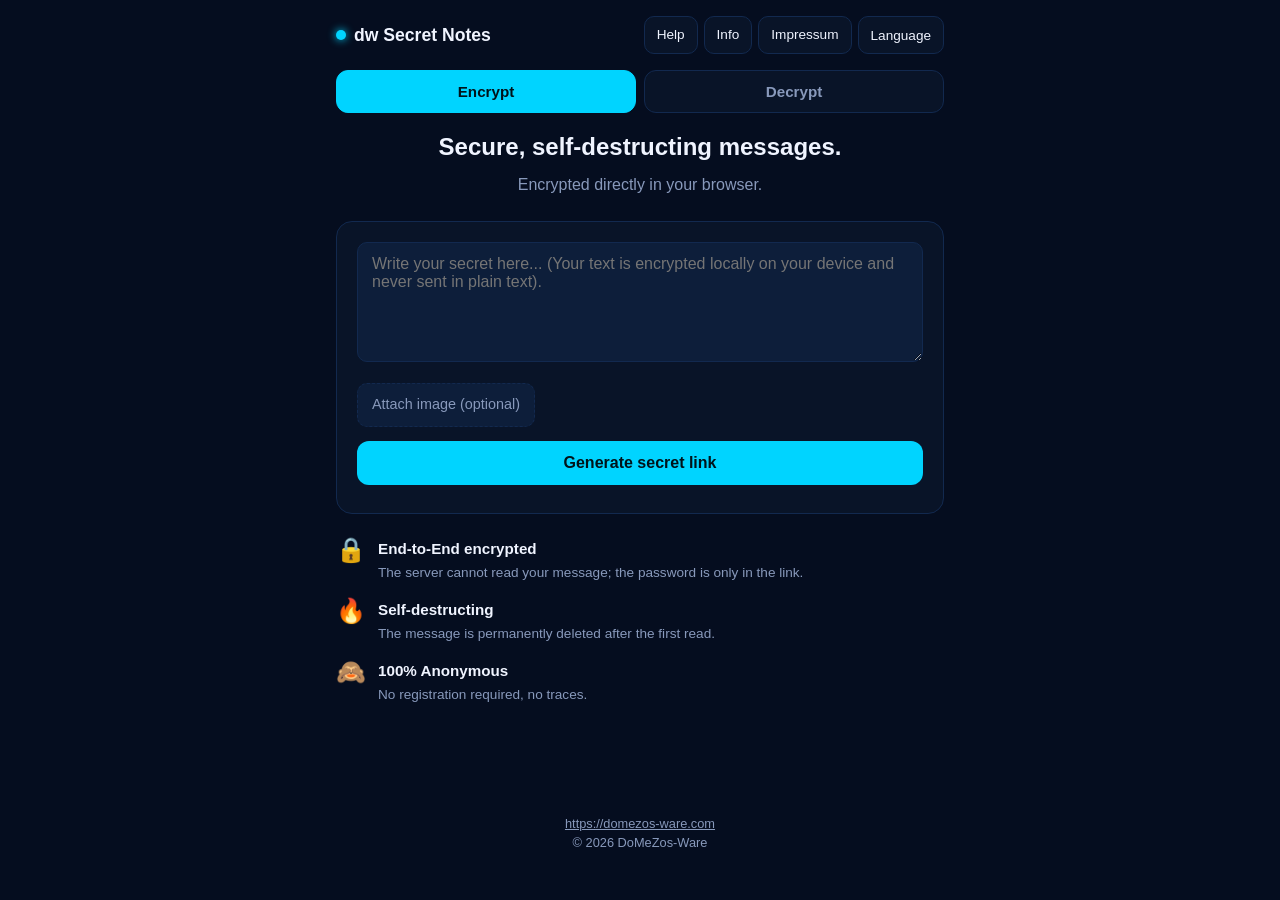
<file: WebApp/index.html>
<!doctype html>
<html lang="en">
<head>
  <meta charset="utf-8" />
  <meta name="viewport" content="width=device-width, initial-scale=1" />

  <title>dw Secret Notes - Self-Destructing Encrypted Messages | DoMeZos-Ware</title>
  <meta name="description" content="Send encrypted, self-destructing secret notes - AES-256 encrypted in your browser, permanently deleted after one read. No registration required." />
  <link rel="canonical" href="https://domezos-ware.com/" />
  <meta name="robots" content="index, follow" />

  <!-- Open Graph -->
  <meta property="og:type" content="website" />
  <meta property="og:url" content="https://domezos-ware.com/" />
  <meta property="og:title" content="dw Secret Notes - Self-Destructing Encrypted Messages" />
  <meta property="og:description" content="AES-256 encrypted notes that delete themselves after one read. No account needed." />
  <meta property="og:image" content="https://domezos-ware.com/assets/app_icon_512.png" />

  <!-- Twitter Card -->
  <meta name="twitter:card" content="summary" />
  <meta name="twitter:title" content="dw Secret Notes - Self-Destructing Encrypted Messages" />
  <meta name="twitter:description" content="AES-256 encrypted notes that delete themselves after one read." />
  <meta name="twitter:image" content="https://domezos-ware.com/assets/app_icon_512.png" />

  <!-- JSON-LD WebApplication -->
  <script type="application/ld+json">
  {
    "@context": "https://schema.org",
    "@type": "WebApplication",
    "name": "dw Secret Notes",
    "url": "https://domezos-ware.com/",
    "description": "Self-destructing, AES-256 encrypted secret notes. Permanently deleted after one read.",
    "applicationCategory": "SecurityApplication",
    "operatingSystem": "All",
    "offers": { "@type": "Offer", "price": "0", "priceCurrency": "EUR" },
    "author": { "@type": "Organization", "name": "DoMeZos-Ware", "url": "https://domezos-ware.com" }
  }
  </script>

  <link rel="stylesheet" href="css/themes.css" />
  <link rel="stylesheet" href="css/base.css" />
  <link rel="manifest" href="manifest.webapp.json" />
  <meta name="theme-color" content="#050D1F" />
</head>
<body>
  <div class="app-shell">
    <header class="app-header">
      <a href="index.html" class="brand">
        <span class="dot"></span>
        <span data-i18n="app_name">dw Secret Notes</span>
      </a>
      <nav class="app-nav">
        <a class="icon-btn" href="help.html" data-i18n="nav_help">Help</a>
        <a class="icon-btn" href="info.html" data-i18n="nav_info">Info</a>
        <a class="icon-btn" href="impressum.html" data-i18n="nav_impressum">Impressum</a>
        <button class="icon-btn" id="settingsToggle" data-i18n="nav_language" type="button">Language</button>
      </nav>
    </header>

    <section class="card hidden" id="settingsCard">
      <h2 data-i18n="language_title">Select Language</h2>
      <p class="status-text" data-i18n="language_subtitle"></p>
      <div class="picker-grid" id="languagePicker"></div>
      <h2 style="margin-top: 24px" data-i18n="theme_selection_title">Choose Theme</h2>
      <div class="picker-grid" id="themePicker"></div>
    </section>

    <div class="tabs" role="tablist">
      <button class="tab-btn" id="tabEncryptBtn" role="tab" aria-selected="true" data-i18n="btn_encrypt" type="button">Encrypt</button>
      <button class="tab-btn" id="tabDecryptBtn" role="tab" aria-selected="false" data-i18n="btn_decrypt" type="button">Decrypt</button>
    </div>

    <section class="panel active" id="encryptPanel">
      <div class="hero-section">
        <h1 data-i18n="hero_title">Secure, self-destructing messages.</h1>
        <p class="subtitle" data-i18n="hero_subtitle">Encrypted directly in your browser.</p>
      </div>

      <div class="card">
        <div class="field">
          <textarea id="encryptText" data-i18n-placeholder="hint_enter_text"></textarea>
        </div>
        <div class="image-attach">
          <label class="file-btn" for="imageInput" data-i18n="btn_attach_image">Attach image (optional)</label>
          <input type="file" id="imageInput" accept="image/*" class="hidden" />
        </div>
        <div class="image-preview" id="imagePreview">
          <img id="imagePreviewImg" alt="" />
          <button type="button" id="removeImageBtn" data-i18n="btn_remove_image">Remove image</button>
        </div>
        <button class="btn btn-primary" id="encryptBtn" data-i18n="btn_generate_link" type="button">Generate secret link</button>
        <div class="status-text" id="encryptStatus"></div>
      </div>

      <div class="trust-indicators">
        <div class="trust-item">
          <span class="trust-icon">🔒</span>
          <div>
            <div class="trust-title" data-i18n="trust_e2e_title">End-to-End encrypted</div>
            <div class="trust-desc" data-i18n="trust_e2e_desc">The server cannot read your message; the password is only in the link.</div>
          </div>
        </div>
        <div class="trust-item">
          <span class="trust-icon">🔥</span>
          <div>
            <div class="trust-title" data-i18n="trust_burn_title">Self-destructing</div>
            <div class="trust-desc" data-i18n="trust_burn_desc">The message is permanently deleted after the first read.</div>
          </div>
        </div>
        <div class="trust-item">
          <span class="trust-icon">🙈</span>
          <div>
            <div class="trust-title" data-i18n="trust_anon_title">100% Anonymous</div>
            <div class="trust-desc" data-i18n="trust_anon_desc">No registration required, no traces.</div>
          </div>
        </div>
      </div>

      <div class="card hidden" id="encryptResultCard">
        <h2 class="status-text success" data-i18n="success_encrypted">Message encrypted successfully!</h2>
        <label class="field-label" data-i18n="label_encrypted_link">Link for encrypted text</label>
        <span class="result-link" id="resultLink"></span>
        <div class="btn-row">
          <button class="btn btn-secondary" id="copyLinkBtn" data-i18n="btn_copy" type="button">Copy</button>
          <button class="btn btn-secondary" id="shareLinkBtn" data-i18n="btn_share" type="button">Share</button>
        </div>
        <p><span class="alias-chip" id="aliasChip"></span></p>
        <button class="btn btn-secondary" id="newMessageBtn" data-i18n="btn_new_message" type="button">New Message</button>
      </div>
    </section>

    <section class="panel" id="decryptPanel">
      <div class="card" id="decryptFormCard">
        <p class="status-text" data-i18n="decrypt_hint_body"></p>
        <div class="field">
          <input type="text" id="decryptInput" data-i18n-placeholder="hint_decrypt_link" />
        </div>
        <button class="btn btn-primary" id="decryptBtn" data-i18n="btn_read_message" type="button">Read message</button>
        <div class="status-text" id="decryptStatus"></div>
      </div>

      <div class="card hidden" id="decryptResultCard">
        <h2 data-i18n="label_secret_message">SECRET MESSAGE</h2>
        <div class="secret-text hidden" id="secretText"></div>
        <img class="secret-image hidden" id="secretImage" alt="" />
        <div class="countdown-banner hidden" id="countdownBanner"></div>
        <div class="destroyed-banner hidden" id="destroyedBanner" data-i18n="note_destroyed"></div>
        <button class="btn btn-secondary hidden" id="readAnotherBtn" data-i18n="btn_read_another" type="button">Read another message</button>
      </div>
    </section>

    <footer class="app-footer">
      <div><a href="https://domezos-ware.com" data-i18n="footer_website">https://domezos-ware.com</a></div>
      <div data-i18n="footer_copyright">© 2026 DoMeZos-Ware</div>
    </footer>
  </div>

  <div class="toast" id="toast"></div>

  <script type="module" src="js/main.js"></script>
  <script>
    if ("serviceWorker" in navigator) {
      navigator.serviceWorker.register("/sw.js");
    }
  </script>
</body>
</html>
</file>
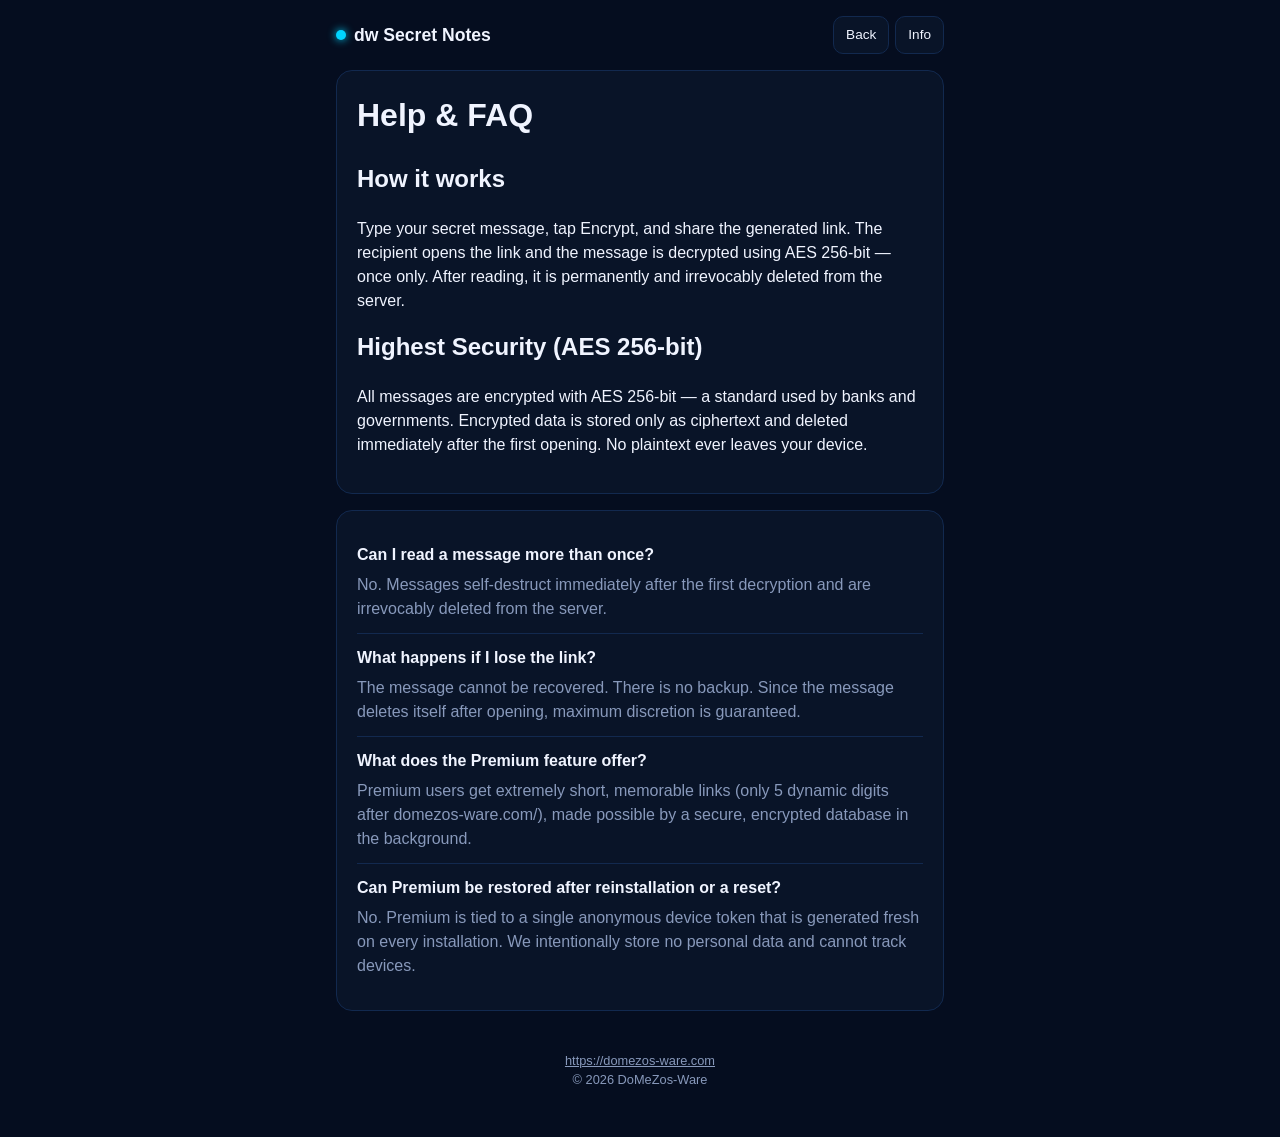
<file: WebApp/help.html>
<!doctype html>
<html lang="en">
<head>
  <meta charset="utf-8" />
  <meta name="viewport" content="width=device-width, initial-scale=1" />

  <title>Help & FAQ - dw Secret Notes | DoMeZos-Ware</title>
  <meta name="description" content="How does dw Secret Notes work? FAQs about AES-256 encryption, self-destructing messages and anonymous note sharing." />
  <link rel="canonical" href="https://domezos-ware.com/help.html" />
  <meta name="robots" content="index, follow" />

  <!-- Open Graph -->
  <meta property="og:type" content="website" />
  <meta property="og:url" content="https://domezos-ware.com/help.html" />
  <meta property="og:title" content="Help & FAQ - dw Secret Notes" />
  <meta property="og:description" content="How does dw Secret Notes work? FAQs about AES-256 encryption and self-destructing messages." />
  <meta property="og:image" content="https://domezos-ware.com/assets/app_icon_512.png" />

  <!-- Twitter Card -->
  <meta name="twitter:card" content="summary" />
  <meta name="twitter:title" content="Help & FAQ - dw Secret Notes" />
  <meta name="twitter:description" content="FAQs about AES-256 encryption and self-destructing messages." />
  <meta name="twitter:image" content="https://domezos-ware.com/assets/app_icon_512.png" />

  <!-- JSON-LD FAQPage -->
  <script type="application/ld+json">
  {
    "@context": "https://schema.org",
    "@type": "FAQPage",
    "mainEntity": [
      {
        "@type": "Question",
        "name": "Can I read a message more than once?",
        "acceptedAnswer": { "@type": "Answer", "text": "No. Messages self-destruct immediately after the first decryption and are irrevocably deleted from the server." }
      },
      {
        "@type": "Question",
        "name": "What happens if I lose the link?",
        "acceptedAnswer": { "@type": "Answer", "text": "The message cannot be recovered. There is no backup. Since the message deletes itself after opening, maximum discretion is guaranteed." }
      },
      {
        "@type": "Question",
        "name": "What does the Premium feature offer?",
        "acceptedAnswer": { "@type": "Answer", "text": "Premium users get extremely short, memorable links (only 5 dynamic digits after domezos-ware.com/), made possible by a secure, encrypted database in the background." }
      },
      {
        "@type": "Question",
        "name": "Can Premium be restored after reinstallation or a reset?",
        "acceptedAnswer": { "@type": "Answer", "text": "No. Premium is tied to a single anonymous device token that is generated fresh on every installation. We intentionally store no personal data and cannot track devices." }
      }
    ]
  }
  </script>

  <link rel="stylesheet" href="css/themes.css" />
  <link rel="stylesheet" href="css/base.css" />
  <link rel="manifest" href="manifest.webapp.json" />
  <meta name="theme-color" content="#050D1F" />
</head>
<body>
  <div class="app-shell">
    <header class="app-header">
      <a href="index.html" class="brand">
        <span class="dot"></span>
        <span data-i18n="app_name">dw Secret Notes</span>
      </a>
      <nav class="app-nav">
        <a class="icon-btn" href="index.html" data-i18n="cd_back">Back</a>
        <a class="icon-btn" href="info.html" data-i18n="nav_info">Info</a>
      </nav>
    </header>

    <div class="card">
      <h1 data-i18n="help_title">Help &amp; FAQ</h1>

      <h2 data-i18n="help_how_title">How it works</h2>
      <p data-i18n="help_how_body"></p>

      <h2 data-i18n="help_security_title">Highest Security (AES 256-bit)</h2>
      <p data-i18n="help_security_body"></p>
    </div>

    <div class="card">
      <div class="faq-item">
        <p class="faq-q" data-i18n="help_faq_q1"></p>
        <p class="faq-a" data-i18n="help_faq_a1"></p>
      </div>
      <div class="faq-item">
        <p class="faq-q" data-i18n="help_faq_q2"></p>
        <p class="faq-a" data-i18n="help_faq_a2"></p>
      </div>
      <div class="faq-item">
        <p class="faq-q" data-i18n="help_faq_q3"></p>
        <p class="faq-a" data-i18n="help_faq_a3"></p>
      </div>
      <div class="faq-item">
        <p class="faq-q" data-i18n="help_faq_q4"></p>
        <p class="faq-a" data-i18n="help_faq_a4"></p>
      </div>
    </div>

    <footer class="app-footer">
      <div><a href="https://domezos-ware.com" data-i18n="footer_website">https://domezos-ware.com</a></div>
      <div data-i18n="footer_copyright">© 2026 DoMeZos-Ware</div>
    </footer>
  </div>

  <script type="module" src="js/help.js"></script>
  <script>
    if ("serviceWorker" in navigator) {
      navigator.serviceWorker.register("/sw.js");
    }
  </script>
</body>
</html>
</file>
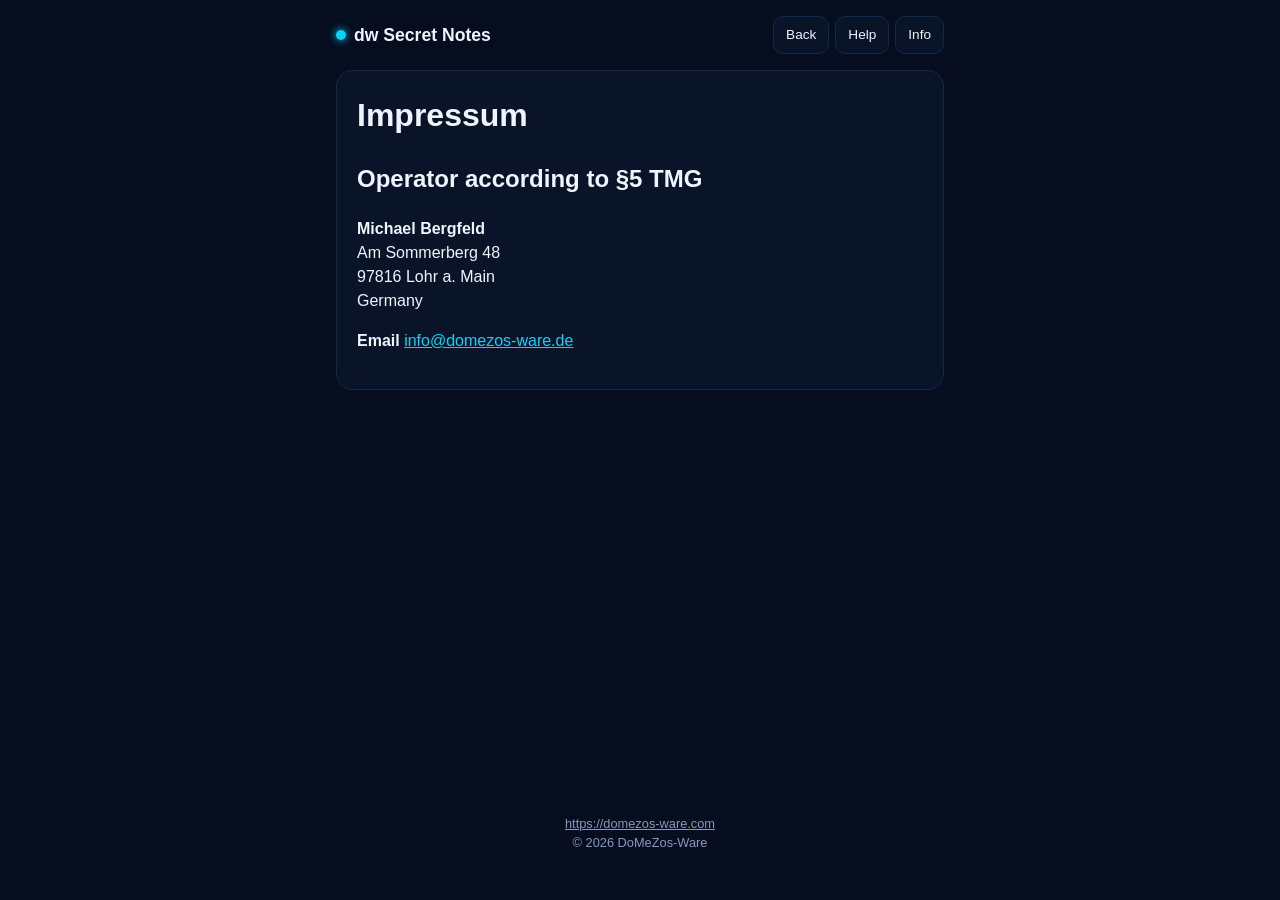
<file: WebApp/impressum.html>
<!doctype html>
<html lang="en">
<head>
  <meta charset="utf-8" />
  <meta name="viewport" content="width=device-width, initial-scale=1" />

  <title>Impressum - dw Secret Notes | DoMeZos-Ware</title>
  <meta name="description" content="Legal notice (Impressum) for dw Secret Notes by DoMeZos-Ware, operated by Michael Bergfeld, Lohr am Main, Germany." />
  <link rel="canonical" href="https://domezos-ware.com/impressum.html" />
  <meta name="robots" content="noindex, follow" />

  <link rel="stylesheet" href="css/themes.css" />
  <link rel="stylesheet" href="css/base.css" />
  <link rel="manifest" href="manifest.webapp.json" />
  <meta name="theme-color" content="#050D1F" />
</head>
<body>
  <div class="app-shell">
    <header class="app-header">
      <a href="index.html" class="brand">
        <span class="dot"></span>
        <span data-i18n="app_name">dw Secret Notes</span>
      </a>
      <nav class="app-nav">
        <a class="icon-btn" href="index.html" data-i18n="cd_back">Back</a>
        <a class="icon-btn" href="help.html" data-i18n="nav_help">Help</a>
        <a class="icon-btn" href="info.html" data-i18n="nav_info">Info</a>
      </nav>
    </header>

    <div class="card">
      <h1 data-i18n="impressum_title">Impressum</h1>

      <h2 data-i18n="impressum_operator_title">Operator according to §5 TMG</h2>
      <p>
        <strong data-i18n="impressum_name"></strong><br />
        <span data-i18n="impressum_street"></span><br />
        <span data-i18n="impressum_city"></span><br />
        <span data-i18n="impressum_country"></span>
      </p>
      <p>
        <strong data-i18n="impressum_email_label"></strong>
        <a href="mailto:info@domezos-ware.de"><span data-i18n="impressum_email"></span></a>
      </p>
    </div>

    <footer class="app-footer">
      <div><a href="https://domezos-ware.com" data-i18n="footer_website">https://domezos-ware.com</a></div>
      <div data-i18n="footer_copyright">© 2026 DoMeZos-Ware</div>
    </footer>
  </div>

  <script type="module" src="js/impressum.js"></script>
  <script>
    if ("serviceWorker" in navigator) {
      navigator.serviceWorker.register("/sw.js");
    }
  </script>
</body>
</html>
</file>
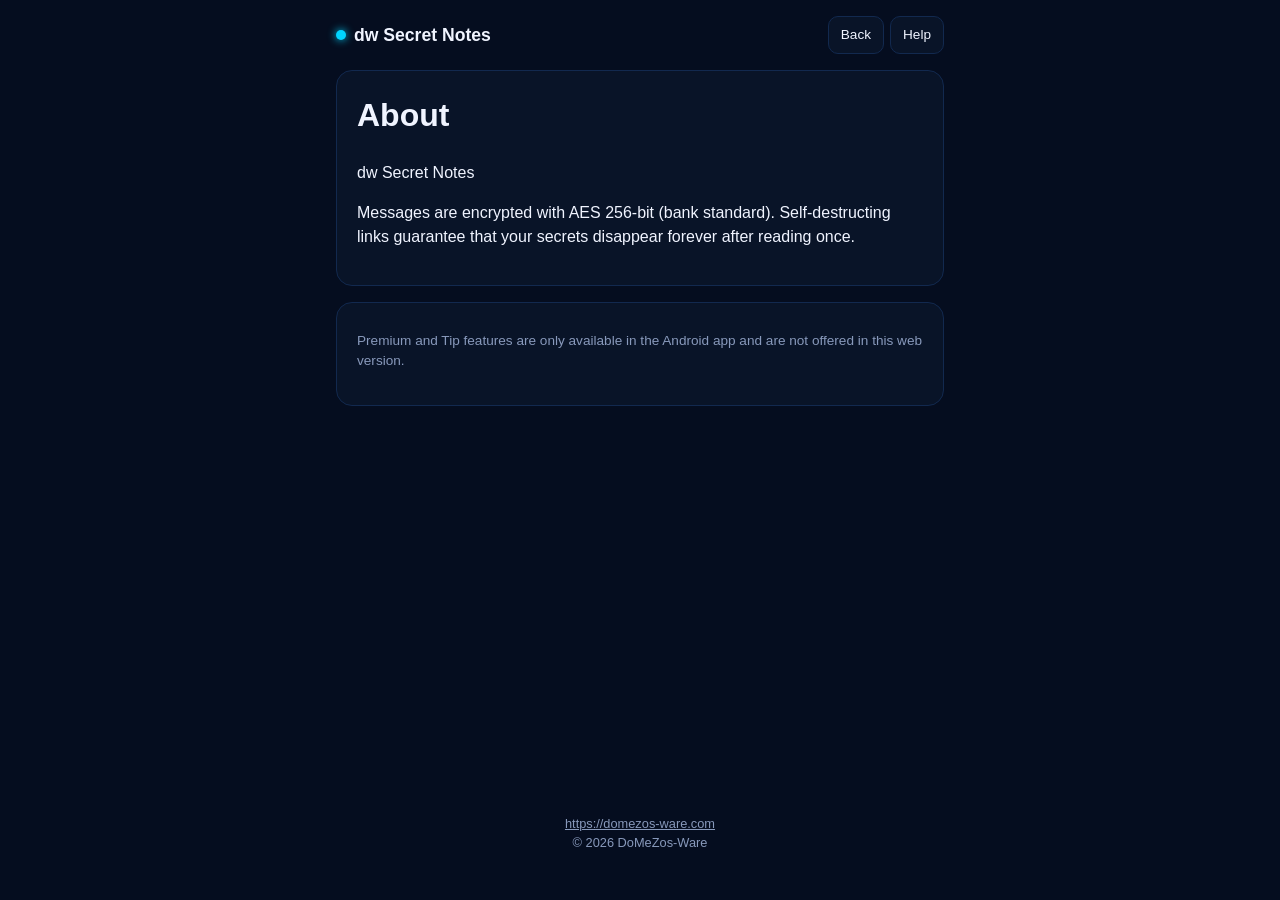
<file: WebApp/info.html>
<!doctype html>
<html lang="en">
<head>
  <meta charset="utf-8" />
  <meta name="viewport" content="width=device-width, initial-scale=1" />

  <title>About - dw Secret Notes | DoMeZos-Ware</title>
  <meta name="description" content="About dw Secret Notes: AES-256-GCM encrypted, self-destructing messages. Privacy by design - no registration, no traces, no plaintext ever leaves your device." />
  <link rel="canonical" href="https://domezos-ware.com/info.html" />
  <meta name="robots" content="index, follow" />

  <!-- Open Graph -->
  <meta property="og:type" content="website" />
  <meta property="og:url" content="https://domezos-ware.com/info.html" />
  <meta property="og:title" content="About - dw Secret Notes" />
  <meta property="og:description" content="AES-256-GCM encrypted, self-destructing messages. No registration, no traces." />
  <meta property="og:image" content="https://domezos-ware.com/assets/app_icon_512.png" />

  <!-- Twitter Card -->
  <meta name="twitter:card" content="summary" />
  <meta name="twitter:title" content="About - dw Secret Notes" />
  <meta name="twitter:description" content="AES-256-GCM encrypted, self-destructing messages. No registration, no traces." />
  <meta name="twitter:image" content="https://domezos-ware.com/assets/app_icon_512.png" />

  <link rel="stylesheet" href="css/themes.css" />
  <link rel="stylesheet" href="css/base.css" />
  <link rel="manifest" href="manifest.webapp.json" />
  <meta name="theme-color" content="#050D1F" />
</head>
<body>
  <div class="app-shell">
    <header class="app-header">
      <a href="index.html" class="brand">
        <span class="dot"></span>
        <span data-i18n="app_name">dw Secret Notes</span>
      </a>
      <nav class="app-nav">
        <a class="icon-btn" href="index.html" data-i18n="cd_back">Back</a>
        <a class="icon-btn" href="help.html" data-i18n="nav_help">Help</a>
      </nav>
    </header>

    <div class="card">
      <h1 data-i18n="info_title">About</h1>
      <p data-i18n="app_name">dw Secret Notes</p>
      <p data-i18n="info_crypto_note"></p>
    </div>

    <div class="card">
      <p class="status-text" data-i18n="info_web_note"></p>
    </div>

    <footer class="app-footer">
      <div><a href="https://domezos-ware.com" data-i18n="footer_website">https://domezos-ware.com</a></div>
      <div data-i18n="footer_copyright">© 2026 DoMeZos-Ware</div>
    </footer>
  </div>

  <script type="module" src="js/info.js"></script>
  <script>
    if ("serviceWorker" in navigator) {
      navigator.serviceWorker.register("/sw.js");
    }
  </script>
</body>
</html>
</file>
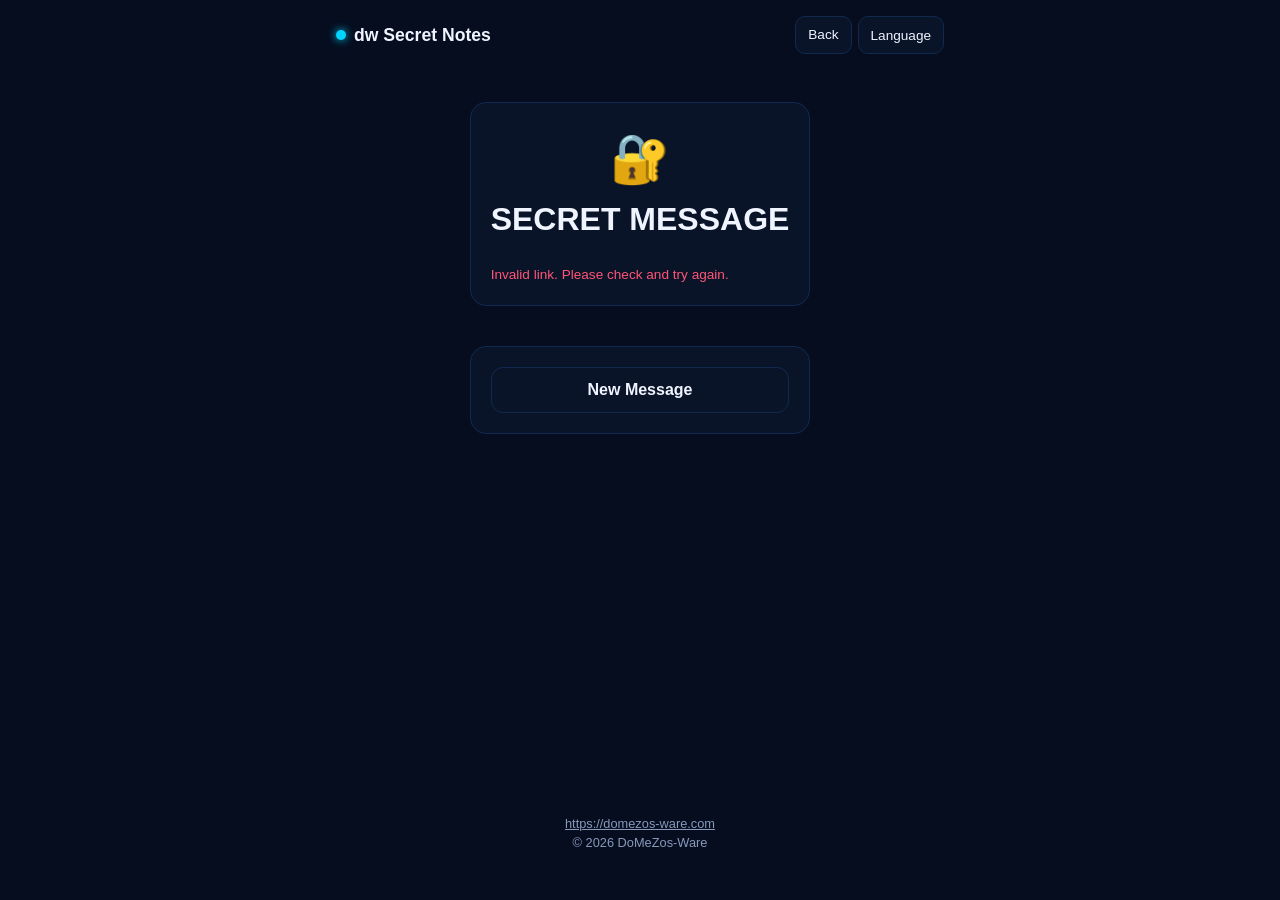
<file: WebApp/msges/view.html>
<!doctype html>
<html lang="en">
<head>
  <meta charset="utf-8" />
  <meta name="viewport" content="width=device-width, initial-scale=1" />
  <meta name="robots" content="noindex, nofollow" />
  <link rel="canonical" href="https://domezos-ware.com/" />
  <title>dw Secret Notes — Read Message</title>
  <link rel="stylesheet" href="../css/themes.css" />
  <link rel="stylesheet" href="../css/base.css" />
  <link rel="manifest" href="../manifest.webapp.json" />
  <meta name="theme-color" content="#050D1F" />
  <style>
    /* Additional styling for the decrypt-from-link flow */
    .decrypt-link-container {
      display: flex;
      flex-direction: column;
      gap: 1.5rem;
      margin: 2rem auto;
      max-width: 600px;
    }
    .decrypt-icon {
      text-align: center;
      font-size: 3rem;
      animation: pulse 2s infinite;
    }
    @keyframes pulse {
      0%, 100% { transform: scale(1); opacity: 1; }
      50% { transform: scale(1.1); opacity: 0.8; }
    }
    .secret-content {
      min-height: 200px;
    }
    .countdown {
      text-align: center;
      font-weight: bold;
      color: var(--success);
      margin-top: 1rem;
    }
    .destroyed-notice {
      text-align: center;
      background: var(--danger);
      color: white;
      padding: 1.5rem;
      border-radius: 8px;
      margin: 1rem 0;
    }
  </style>
</head>
<body>
  <div class="app-shell">
    <header class="app-header">
      <a href="../index.html" class="brand">
        <span class="dot"></span>
        <span data-i18n="app_name">dw Secret Notes</span>
      </a>
      <nav class="app-nav">
        <a class="icon-btn" href="../index.html" data-i18n="cd_back">Back</a>
        <button class="icon-btn" id="settingsToggle" data-i18n="nav_language" type="button">Language</button>
      </nav>
    </header>

    <section class="card hidden" id="settingsCard">
      <h2 data-i18n="language_title">Select Language</h2>
      <p class="status-text" data-i18n="language_subtitle"></p>
      <div class="picker-grid" id="languagePicker"></div>
      <h2 style="margin-top: 24px" data-i18n="theme_selection_title">Choose Theme</h2>
      <div class="picker-grid" id="themePicker"></div>
    </section>

    <div class="decrypt-link-container">
      <div class="card">
        <div class="decrypt-icon">🔐</div>
        <h1 style="text-align: center" data-i18n="label_secret_message">SECRET MESSAGE</h1>
        <div class="status-text" id="decryptStatus"></div>
      </div>

      <div class="card hidden" id="resultCard">
        <div class="secret-text hidden" id="secretText"></div>
        <img class="secret-image hidden" id="secretImage" alt="" style="max-width: 100%; border-radius: 8px; margin: 1rem 0" />
        <div class="countdown hidden" id="countdownBanner"></div>
        <div class="destroyed-notice hidden" id="destroyedBanner" data-i18n="note_destroyed"></div>
      </div>

      <div class="card">
        <button class="btn btn-secondary" id="backBtn" data-i18n="btn_new_message" type="button">Back to Main</button>
      </div>
    </div>

    <footer class="app-footer">
      <div><a href="https://domezos-ware.com" data-i18n="footer_website">https://domezos-ware.com</a></div>
      <div data-i18n="footer_copyright">© 2026 DoMeZos-Ware</div>
    </footer>
  </div>

  <div class="toast" id="toast"></div>

  <script type="module" src="../js/view.js"></script>

  <script>
    if ("serviceWorker" in navigator) {
      navigator.serviceWorker.register("../sw.js");
    }
  </script>
</body>
</html>
</file>
<file: WebApp/css/themes.css>
/* Theme palettes ported from AppThemes.kt / Color.kt (Android app).
   Each theme defines a fixed set of custom properties; dark themes get a
   near-white text color, the single light theme gets near-black text —
   this replaces the runtime WCAG contrast-search the app does for a
   fixed set of 17 known themes. */

:root,
[data-theme="classic"] {
  --bg: #050d1f;
  --surface: #091428;
  --surface-2: #0d1e3a;
  --primary: #00d4ff;
  --primary-contrast: #00131a;
  --secondary: #f0c040;
  --text: #f0f4ff;
  --text-muted: #8899bb;
  --border: #12294f;
  --danger: #ff5577;
  --success: #00ffaa;
}

[data-theme="dark"] {
  --bg: #121212;
  --surface: #1e1e1e;
  --surface-2: #262626;
  --primary: #00d4ff;
  --primary-contrast: #00131a;
  --secondary: #f0c040;
  --text: #f2f2f5;
  --text-muted: #9aa0a6;
  --border: #333333;
  --danger: #ff5577;
  --success: #00ffaa;
}

[data-theme="light"] {
  --bg: #f7f7fa;
  --surface: #ffffff;
  --surface-2: #f0f0f3;
  --primary: #0077a6;
  --primary-contrast: #ffffff;
  --secondary: #b8860b;
  --text: #1a1a1a;
  --text-muted: #5a5a5f;
  --border: #dddde3;
  --danger: #d32f2f;
  --success: #1b8a5a;
}

[data-theme="midnight"] {
  --bg: #0f0817;
  --surface: #1b0e29;
  --surface-2: #241335;
  --primary: #bb86fc;
  --primary-contrast: #1a0b2e;
  --secondary: #03dac6;
  --text: #f2f2f5;
  --text-muted: #a18cc4;
  --border: #33204a;
  --danger: #ff5577;
  --success: #03dac6;
}

[data-theme="forest"] {
  --bg: #081009;
  --surface: #0f1f12;
  --surface-2: #16301a;
  --primary: #81c784;
  --primary-contrast: #08240b;
  --secondary: #fff176;
  --text: #f2f2f5;
  --text-muted: #9cbf9e;
  --border: #1e3a22;
  --danger: #ff6b6b;
  --success: #81c784;
}

[data-theme="ocean"] {
  --bg: #010b13;
  --surface: #031a29;
  --surface-2: #05283d;
  --primary: #4fc3f7;
  --primary-contrast: #00202e;
  --secondary: #ffb74d;
  --text: #f2f2f5;
  --text-muted: #7fa8bc;
  --border: #0a3550;
  --danger: #ff5577;
  --success: #4fc3f7;
}

[data-theme="cyberpunk"] {
  --bg: #050505;
  --surface: #1a001a;
  --surface-2: #26002b;
  --primary: #fcee09;
  --primary-contrast: #1a1a00;
  --secondary: #00e5ff;
  --text: #f5f5f5;
  --text-muted: #b8a6c9;
  --border: #3a0040;
  --danger: #ff3860;
  --success: #00e5ff;
}

[data-theme="dracula"] {
  --bg: #282a36;
  --surface: #343746;
  --surface-2: #3e4157;
  --primary: #bd93f9;
  --primary-contrast: #1e1f29;
  --secondary: #ff79c6;
  --text: #f8f8f2;
  --text-muted: #b0b3c6;
  --border: #454864;
  --danger: #ff5555;
  --success: #50fa7b;
}

[data-theme="sunset"] {
  --bg: #1a0f0e;
  --surface: #2e1a17;
  --surface-2: #3d231f;
  --primary: #ff7043;
  --primary-contrast: #2e0e00;
  --secondary: #ffca28;
  --text: #f5eded;
  --text-muted: #c9a79c;
  --border: #4a2c26;
  --danger: #ff5252;
  --success: #ffca28;
}

[data-theme="nordic"] {
  --bg: #232935;
  --surface: #3b4252;
  --surface-2: #434c5e;
  --primary: #88c0d0;
  --primary-contrast: #1b2129;
  --secondary: #a3be8c;
  --text: #eceff4;
  --text-muted: #a9b4c6;
  --border: #4c566a;
  --danger: #bf616a;
  --success: #a3be8c;
}

[data-theme="matrix"] {
  --bg: #000000;
  --surface: #001500;
  --surface-2: #002400;
  --primary: #00ff41;
  --primary-contrast: #001a00;
  --secondary: #00cc33;
  --text: #e8ffec;
  --text-muted: #5fbf74;
  --border: #0a3a0f;
  --danger: #ff3131;
  --success: #00ff41;
}

[data-theme="sakura"] {
  --bg: #1d0a14;
  --surface: #2d111e;
  --surface-2: #3b1729;
  --primary: #ffb7c5;
  --primary-contrast: #330b18;
  --secondary: #d4875a;
  --text: #fdeff3;
  --text-muted: #c79aa8;
  --border: #4a2033;
  --danger: #ff6b81;
  --success: #ffb7c5;
}

[data-theme="golden"] {
  --bg: #140f07;
  --surface: #251c0d;
  --surface-2: #332612;
  --primary: #d4af37;
  --primary-contrast: #241a00;
  --secondary: #c8960c;
  --text: #f5efd9;
  --text-muted: #c7b78a;
  --border: #493617;
  --danger: #ff6b4a;
  --success: #d4af37;
}

[data-theme="ruby"] {
  --bg: #1a0407;
  --surface: #2e070d;
  --surface-2: #3d0b13;
  --primary: #e0115f;
  --primary-contrast: #2e0013;
  --secondary: #ff8c42;
  --text: #f7e6ea;
  --text-muted: #c98a97;
  --border: #4a0f1d;
  --danger: #ff4d6d;
  --success: #ff8c42;
}

[data-theme="electric"] {
  --bg: #0d001a;
  --surface: #1a0033;
  --surface-2: #250047;
  --primary: #b44dff;
  --primary-contrast: #16002b;
  --secondary: #00ffff;
  --text: #f1e8ff;
  --text-muted: #b99fdd;
  --border: #3a0066;
  --danger: #ff4d8d;
  --success: #00ffff;
}

[data-theme="ghost"] {
  --bg: #1c1c1e;
  --surface: #2c2c2e;
  --surface-2: #363638;
  --primary: #98989d;
  --primary-contrast: #1c1c1e;
  --secondary: #636366;
  --text: #f2f2f5;
  --text-muted: #a5a5aa;
  --border: #48484a;
  --danger: #ff6b6b;
  --success: #98989d;
}

[data-theme="solarized"] {
  --bg: #002b36;
  --surface: #073642;
  --surface-2: #0a4552;
  --primary: #268bd2;
  --primary-contrast: #00212b;
  --secondary: #b58900;
  --text: #eee8d5;
  --text-muted: #93a1a1;
  --border: #0d5566;
  --danger: #dc322f;
  --success: #859900;
}
</file>
<file: WebApp/css/base.css>
*,
*::before,
*::after {
  box-sizing: border-box;
}

html,
body {
  margin: 0;
  padding: 0;
}

body {
  background: var(--bg);
  color: var(--text);
  font-family: -apple-system, BlinkMacSystemFont, "Segoe UI", Roboto, Helvetica, Arial,
    sans-serif, "Apple Color Emoji", "Segoe UI Emoji";
  line-height: 1.5;
  min-height: 100vh;
  transition: background-color 0.2s ease, color 0.2s ease;
}

a {
  color: var(--primary);
}

.app-shell {
  max-width: 640px;
  margin: 0 auto;
  padding: 0 16px 48px;
  min-height: 100vh;
  display: flex;
  flex-direction: column;
}

/* Header */
.app-header {
  display: flex;
  align-items: center;
  justify-content: space-between;
  padding: 16px 0;
  gap: 8px;
}

.app-header .brand {
  display: flex;
  align-items: center;
  gap: 8px;
  font-weight: 700;
  font-size: 1.1rem;
  text-decoration: none;
  color: var(--text);
}

.app-header .brand .dot {
  width: 10px;
  height: 10px;
  border-radius: 50%;
  background: var(--primary);
  box-shadow: 0 0 8px var(--primary);
  flex-shrink: 0;
}

.app-nav {
  display: flex;
  gap: 6px;
  flex-wrap: wrap;
}

.icon-btn {
  border: 1px solid var(--border);
  background: var(--surface);
  color: var(--text);
  border-radius: 10px;
  padding: 8px 12px;
  font-size: 0.85rem;
  cursor: pointer;
  text-decoration: none;
  display: inline-flex;
  align-items: center;
  gap: 6px;
}

.icon-btn:hover {
  border-color: var(--primary);
}

/* Cards */
.card {
  background: var(--surface);
  border: 1px solid var(--border);
  border-radius: 16px;
  padding: 20px;
  margin-bottom: 16px;
}

.card h1,
.card h2,
.card h3 {
  margin-top: 0;
}

/* Tabs */
.tabs {
  display: flex;
  gap: 8px;
  margin-bottom: 16px;
}

.tab-btn {
  flex: 1;
  padding: 12px;
  border-radius: 12px;
  border: 1px solid var(--border);
  background: var(--surface);
  color: var(--text-muted);
  font-weight: 600;
  cursor: pointer;
  font-size: 0.95rem;
}

.tab-btn[aria-selected="true"] {
  background: var(--primary);
  color: var(--primary-contrast);
  border-color: var(--primary);
}

.panel {
  display: none;
}

.panel.active {
  display: block;
}

/* Form elements */
textarea,
input[type="text"] {
  width: 100%;
  background: var(--surface-2);
  border: 1px solid var(--border);
  color: var(--text);
  border-radius: 10px;
  padding: 12px 14px;
  font-size: 1rem;
  font-family: inherit;
  resize: vertical;
}

textarea:focus,
input[type="text"]:focus {
  outline: none;
  border-color: var(--primary);
}

textarea {
  min-height: 120px;
}

label.field-label {
  display: block;
  font-size: 0.8rem;
  font-weight: 700;
  letter-spacing: 0.04em;
  color: var(--text-muted);
  margin-bottom: 6px;
  text-transform: uppercase;
}

.field {
  margin-bottom: 14px;
}

/* Buttons */
.btn {
  display: inline-flex;
  align-items: center;
  justify-content: center;
  gap: 8px;
  border: none;
  border-radius: 12px;
  padding: 13px 18px;
  font-size: 1rem;
  font-weight: 700;
  cursor: pointer;
  width: 100%;
}

.btn:disabled {
  opacity: 0.5;
  cursor: not-allowed;
}

.btn-primary {
  background: var(--primary);
  color: var(--primary-contrast);
}

.btn-secondary {
  background: transparent;
  color: var(--text);
  border: 1px solid var(--border);
}

.btn-row {
  display: flex;
  gap: 10px;
}

.btn-row .btn {
  width: auto;
  flex: 1;
}

/* Image attach */
.image-attach {
  display: flex;
  align-items: center;
  gap: 12px;
  margin-bottom: 14px;
}

.image-attach .file-btn {
  border: 1px dashed var(--border);
  background: var(--surface-2);
  color: var(--text-muted);
  border-radius: 10px;
  padding: 10px 14px;
  cursor: pointer;
  font-size: 0.9rem;
}

.image-preview {
  display: none;
  align-items: center;
  gap: 10px;
  margin-bottom: 14px;
}

.image-preview.active {
  display: flex;
}

.image-preview img {
  width: 56px;
  height: 56px;
  object-fit: cover;
  border-radius: 8px;
  border: 1px solid var(--border);
}

.image-preview button {
  background: none;
  border: 1px solid var(--border);
  color: var(--text-muted);
  border-radius: 8px;
  padding: 6px 10px;
  cursor: pointer;
  font-size: 0.8rem;
}

/* Result / decrypted view */
.result-link {
  display: block;
  width: 100%;
  background: var(--surface-2);
  border: 1px solid var(--border);
  border-radius: 10px;
  padding: 12px 14px;
  color: var(--text);
  font-family: ui-monospace, SFMono-Regular, Menlo, monospace;
  font-size: 0.85rem;
  word-break: break-all;
  margin-bottom: 10px;
}

.alias-chip {
  display: inline-block;
  background: var(--surface-2);
  border: 1px solid var(--border);
  border-radius: 999px;
  padding: 4px 12px;
  font-size: 0.8rem;
  color: var(--secondary);
  font-weight: 700;
  letter-spacing: 0.03em;
}

.secret-text {
  white-space: pre-wrap;
  word-break: break-word;
  background: var(--surface-2);
  border: 1px solid var(--border);
  border-radius: 10px;
  padding: 14px;
  margin: 10px 0;
}

.secret-image {
  max-width: 100%;
  border-radius: 10px;
  border: 1px solid var(--border);
  margin: 10px 0;
}

.countdown-banner {
  background: var(--surface-2);
  border: 1px solid var(--danger);
  color: var(--danger);
  border-radius: 10px;
  padding: 10px 14px;
  font-size: 0.85rem;
  margin: 10px 0;
  font-weight: 600;
}

.destroyed-banner {
  color: var(--danger);
  font-weight: 700;
  margin: 10px 0;
}

/* Status text */
.status-text {
  font-size: 0.85rem;
  color: var(--text-muted);
  margin-top: 8px;
}

.status-text.success {
  color: var(--success);
}

.status-text.error {
  color: var(--danger);
}

/* Toast / snackbar */
.toast {
  position: fixed;
  left: 50%;
  bottom: 24px;
  transform: translate(-50%, 12px);
  background: var(--surface);
  border: 1px solid var(--border);
  color: var(--text);
  padding: 12px 18px;
  border-radius: 10px;
  font-size: 0.9rem;
  box-shadow: 0 6px 24px rgba(0, 0, 0, 0.35);
  opacity: 0;
  pointer-events: none;
  transition: opacity 0.2s ease, transform 0.2s ease;
  z-index: 100;
  max-width: 90vw;
  text-align: center;
}

.toast.show {
  opacity: 1;
  transform: translate(-50%, 0);
}

/* Grids: language / theme pickers */
.picker-grid {
  display: grid;
  grid-template-columns: repeat(auto-fill, minmax(140px, 1fr));
  gap: 10px;
}

.picker-item {
  display: flex;
  align-items: center;
  gap: 10px;
  background: var(--surface-2);
  border: 1px solid var(--border);
  border-radius: 10px;
  padding: 10px 12px;
  cursor: pointer;
  text-align: left;
  color: var(--text);
  font: inherit;
}

.picker-item[aria-pressed="true"] {
  border-color: var(--primary);
  box-shadow: 0 0 0 1px var(--primary) inset;
}

.picker-item .swatch {
  width: 22px;
  height: 22px;
  border-radius: 50%;
  flex-shrink: 0;
  border: 1px solid rgba(255, 255, 255, 0.2);
}

.picker-item .names {
  display: flex;
  flex-direction: column;
  min-width: 0;
}

.picker-item .native-name {
  font-weight: 600;
  font-size: 0.9rem;
  overflow: hidden;
  text-overflow: ellipsis;
  white-space: nowrap;
}

.picker-item .english-name {
  font-size: 0.72rem;
  color: var(--text-muted);
}

/* FAQ */
.faq-item {
  border-bottom: 1px solid var(--border);
  padding: 12px 0;
}

.faq-item:last-child {
  border-bottom: none;
}

.faq-q {
  font-weight: 700;
  margin: 0 0 6px;
}

.faq-a {
  margin: 0;
  color: var(--text-muted);
}

/* Footer */
.app-footer {
  margin-top: auto;
  padding-top: 24px;
  text-align: center;
  font-size: 0.8rem;
  color: var(--text-muted);
}

.app-footer a {
  color: var(--text-muted);
}

.hidden {
  display: none !important;
}

@media (max-width: 420px) {
  .app-header {
    flex-wrap: wrap;
  }
}

/* Hero Section */
.hero-section {
  text-align: center;
  margin-bottom: 24px;
}

.hero-section h1 {
  font-size: 1.5rem;
  margin: 0 0 8px;
}

.hero-section .subtitle {
  color: var(--text-muted);
  font-size: 1rem;
  margin: 0;
}

/* Trust Indicators */
.trust-indicators {
  display: flex;
  flex-direction: column;
  gap: 16px;
  margin-top: 24px;
}

.trust-item {
  display: flex;
  align-items: flex-start;
  gap: 12px;
}

.trust-icon {
  font-size: 1.5rem;
  line-height: 1;
}

.trust-title {
  font-weight: 700;
  font-size: 0.95rem;
  margin-bottom: 2px;
}

.trust-desc {
  font-size: 0.85rem;
  color: var(--text-muted);
}
</file>
